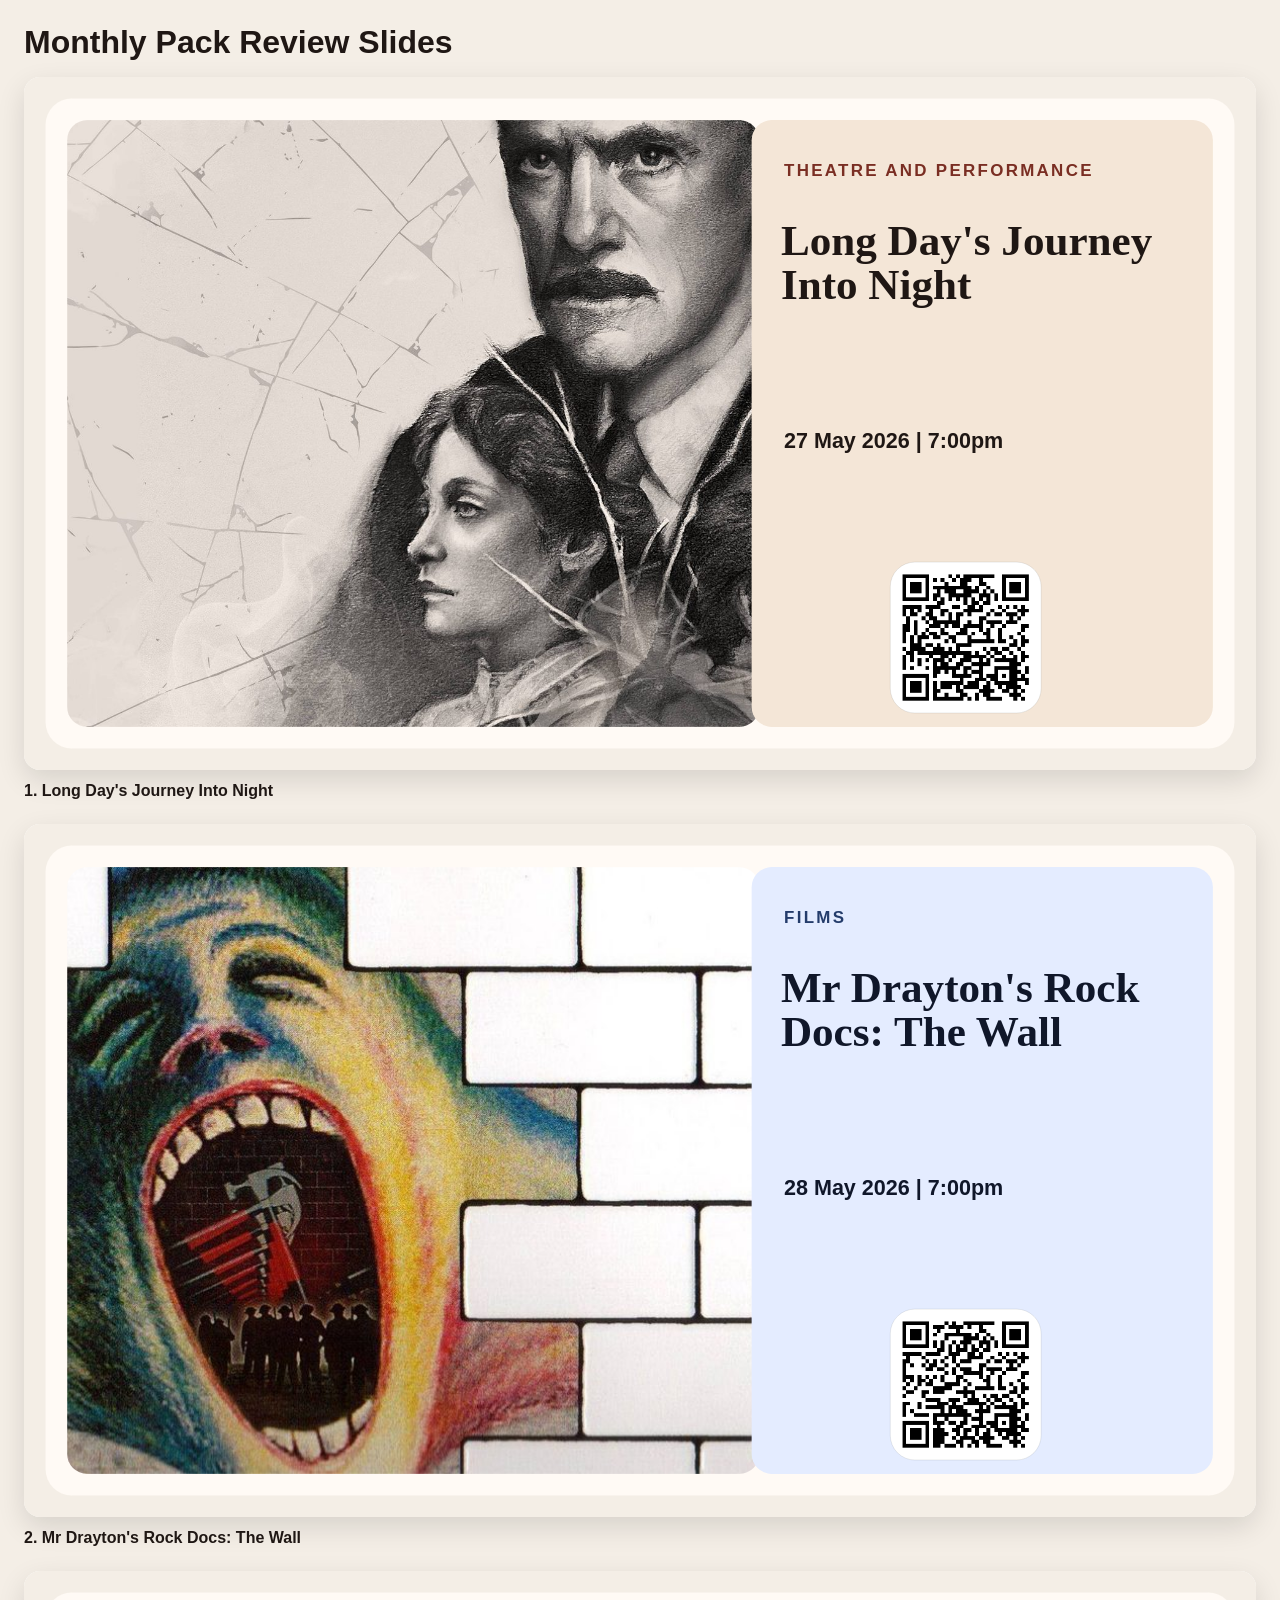
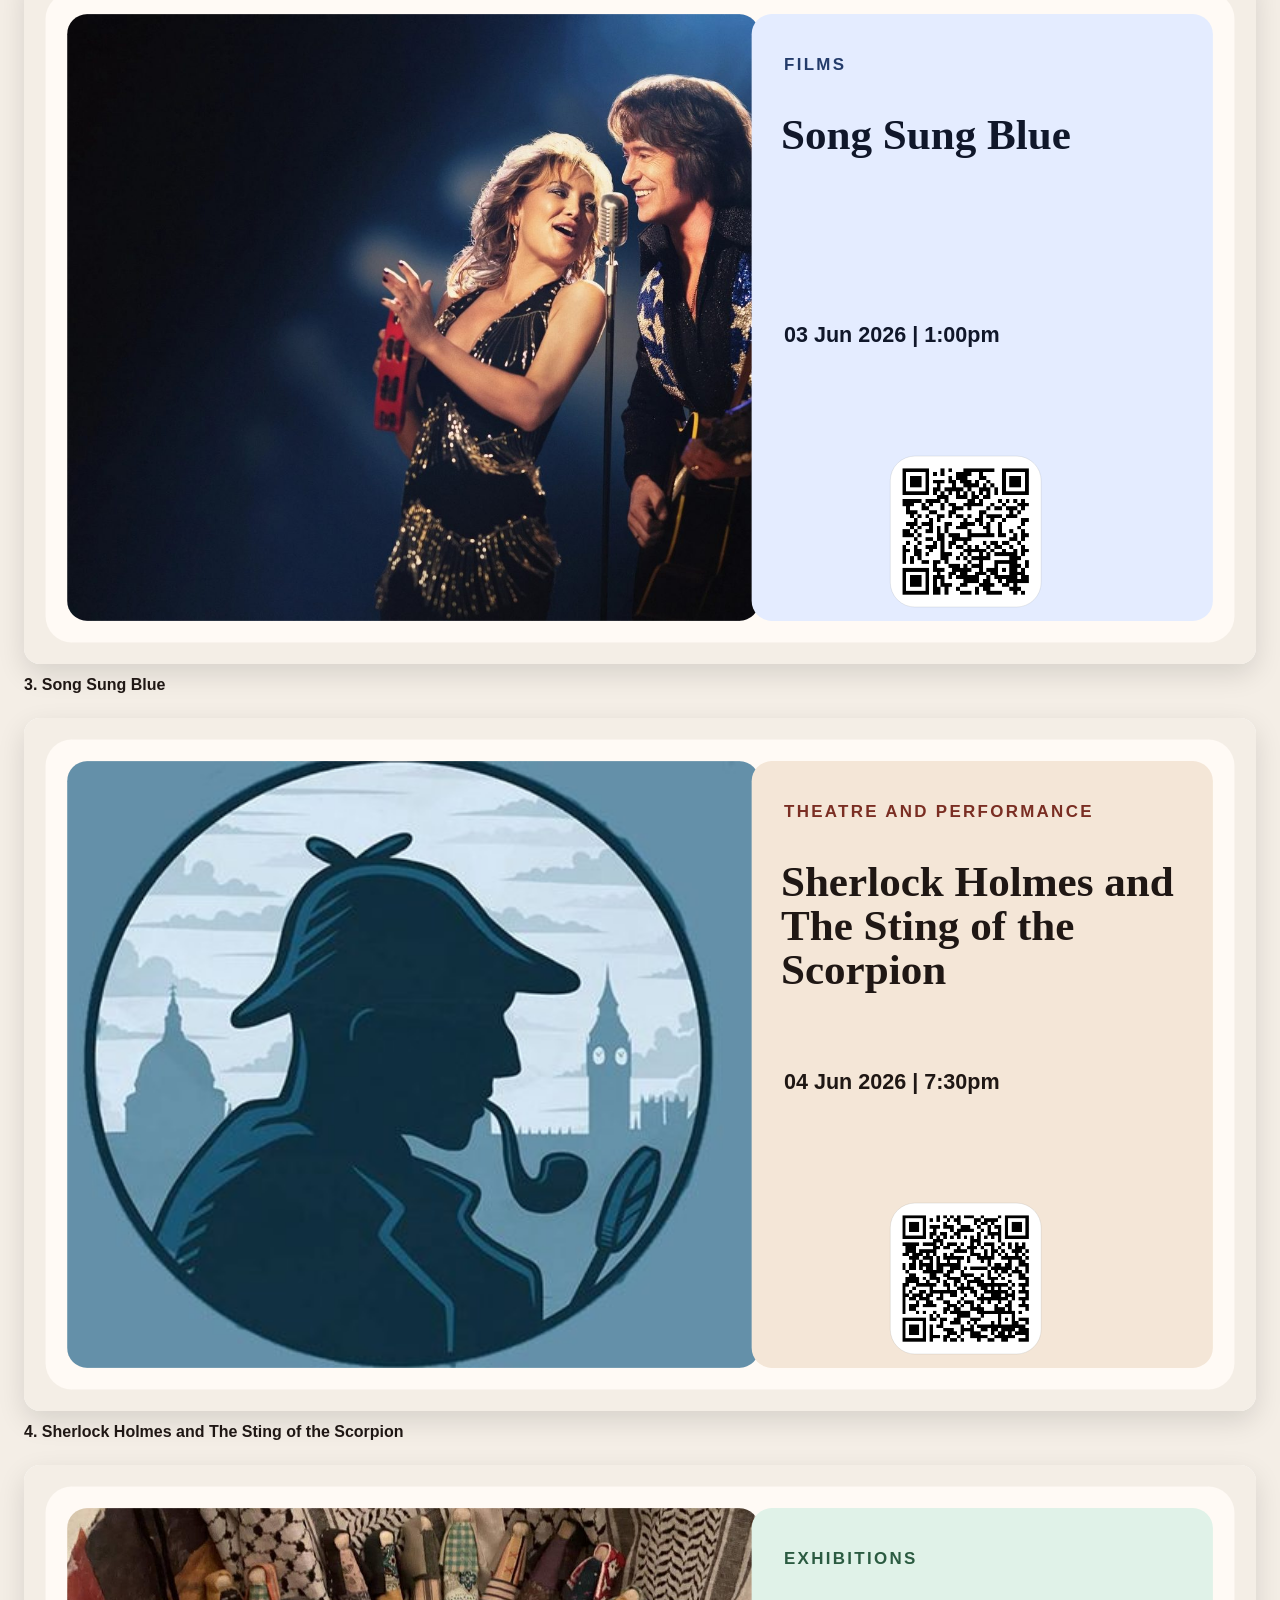
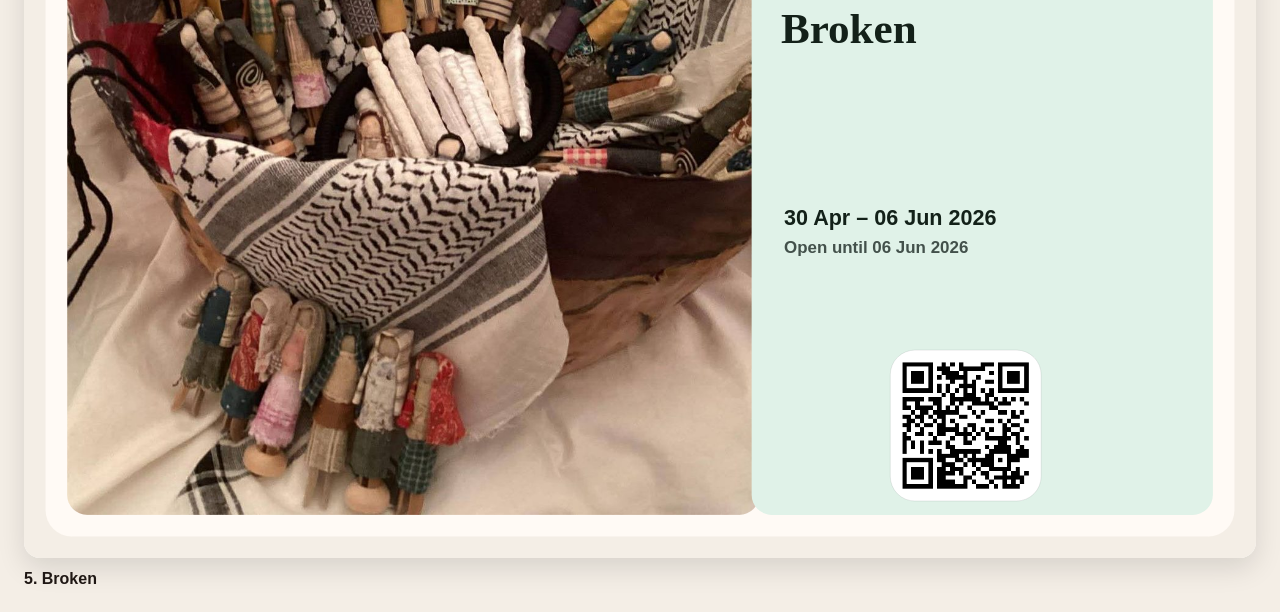
<file: output/mockups/monthly-pack-review/index.html>
<!doctype html>
<html lang="en">
<head>
  <meta charset="utf-8">
  <title>Monthly Pack Review</title>
  <style>
    body { font-family: Arial, sans-serif; margin: 24px; background: #f4eee6; color: #1f1714; }
    h1 { margin: 0 0 16px; }
    .grid { display: grid; gap: 24px; }
    figure { margin: 0; }
    img { width: 100%; border-radius: 16px; box-shadow: 0 10px 28px rgba(0,0,0,0.12); background: white; }
    figcaption { margin-top: 8px; font-weight: 700; }
  </style>
</head>
<body>
  <h1>Monthly Pack Review Slides</h1>
  <div class="grid"><figure><img src="01-long-day-s-journey-into-night.svg" alt="Long Day&#x27;s Journey Into Night"><figcaption>1. Long Day&#x27;s Journey Into Night</figcaption></figure><figure><img src="02-mr-drayton-s-rock-docs-the-wall.svg" alt="Mr Drayton&#x27;s Rock Docs: The Wall"><figcaption>2. Mr Drayton&#x27;s Rock Docs: The Wall</figcaption></figure><figure><img src="03-song-sung-blue.svg" alt="Song Sung Blue"><figcaption>3. Song Sung Blue</figcaption></figure><figure><img src="04-sherlock-holmes-and-the-sting-of-the-scorpion.svg" alt="Sherlock Holmes and The Sting of the Scorpion"><figcaption>4. Sherlock Holmes and The Sting of the Scorpion</figcaption></figure><figure><img src="05-broken.svg" alt="Broken"><figcaption>5. Broken</figcaption></figure></div>
</body>
</html>
</file>
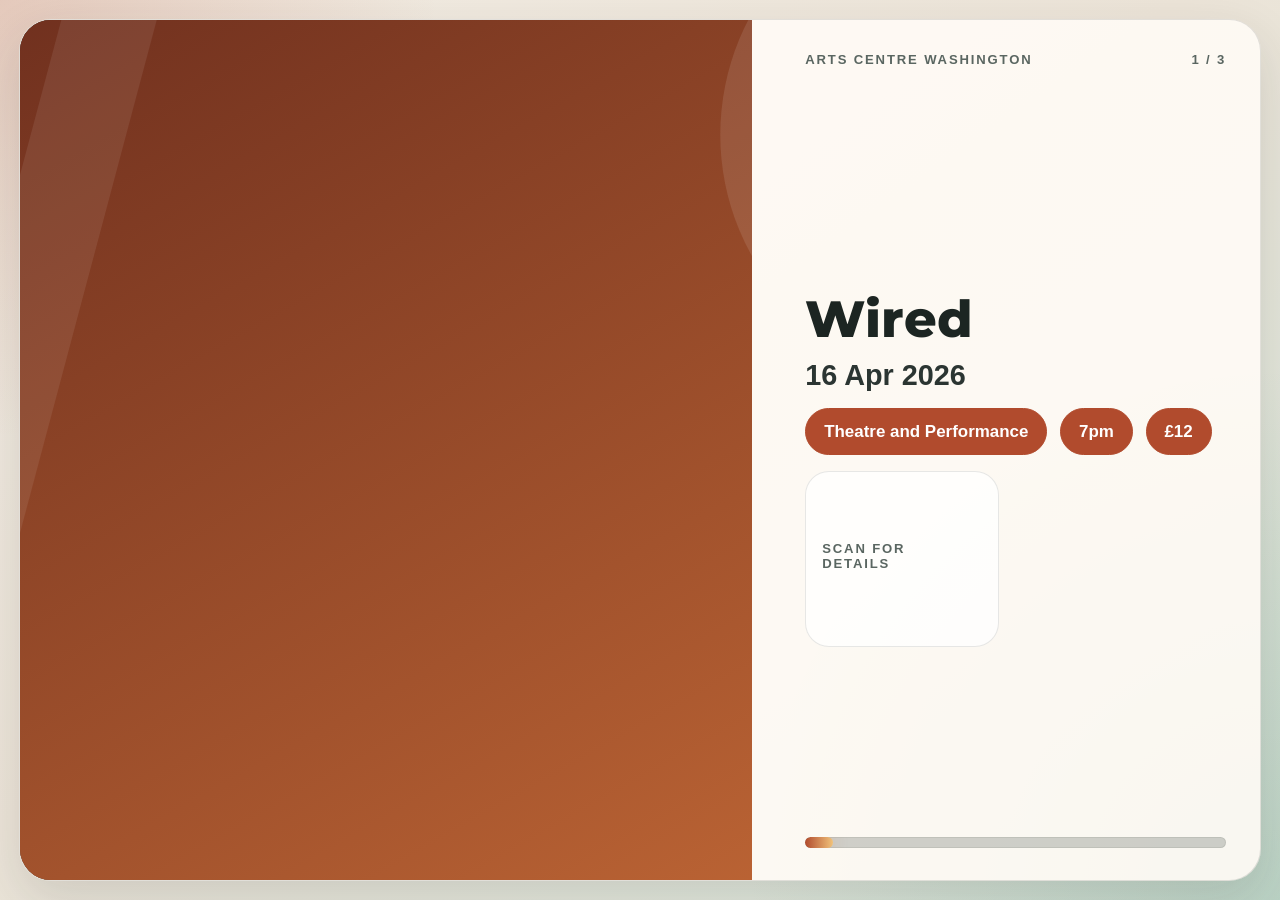
<file: public/test-output.html>
<!doctype html>
<html lang="en">
<head>
  <meta charset="utf-8">
  <meta name="viewport" content="width=device-width, initial-scale=1">
  <title>ACW Screen Test Output</title>
  <link rel="stylesheet" href="./styles.css">
</head>
<body class="fullscreen-body" data-display-mode="preview">
  <div id="keepAlivePulse" hidden aria-hidden="true"></div>
  <video
    id="keepAliveVideo"
    autoplay
    muted
    loop
    playsinline
    preload="auto"
    aria-hidden="true"
    style="position:fixed;left:0;top:0;width:1px;height:1px;opacity:0.01;pointer-events:none;z-index:-1;"
  ></video>
  <main class="fullscreen-screen">
    <section class="fullscreen-stage">
      <div class="fullscreen-media">
        <video
          id="slideVideo"
          class="fullscreen-video"
          hidden
          playsinline
          preload="auto"
        ></video>
        <img id="slideImage" class="fullscreen-image" alt="" hidden>
        <div id="slidePoster" class="fullscreen-poster"></div>
        <div id="slideCategory" class="fullscreen-category"></div>
      </div>

      <div class="fullscreen-content">
        <div class="fullscreen-topline">
          <span class="fullscreen-venue">Arts Centre Washington</span>
          <span id="slideCounter" class="fullscreen-counter">1 / 1</span>
        </div>

        <div class="fullscreen-copy">
          <div id="slideAvailability" class="fullscreen-availability" hidden></div>
          <h1 id="slideTitle" class="fullscreen-title">Loading events</h1>
          <p id="slideDate" class="fullscreen-date">Please wait while the display loads.</p>
          <p id="slideDateNote" class="fullscreen-date-note" hidden></p>
          <div id="slideDetails" class="fullscreen-details"></div>
          <div id="slideQrPanel" class="fullscreen-qr-panel" data-qr-status="hidden" hidden>
            <img id="slideQrImage" class="fullscreen-qr-image" alt="" hidden>
            <div class="fullscreen-qr-copy">
              <strong class="fullscreen-label">Scan for details</strong>
              <a
                id="slideQrLink"
                class="fullscreen-qr-link"
                href="#"
                target="_blank"
                rel="noreferrer"
              ></a>
            </div>
          </div>
        </div>

        <div id="slideProgress" class="fullscreen-progress" aria-hidden="true">
          <div id="slideProgressBar" class="fullscreen-progress-bar"></div>
        </div>
      </div>
    </section>
  </main>

  <script src="./display-options.js"></script>
  <script type="module" src="./fullscreen.js?v=20261006c"></script>
</body>
</html>
</file>
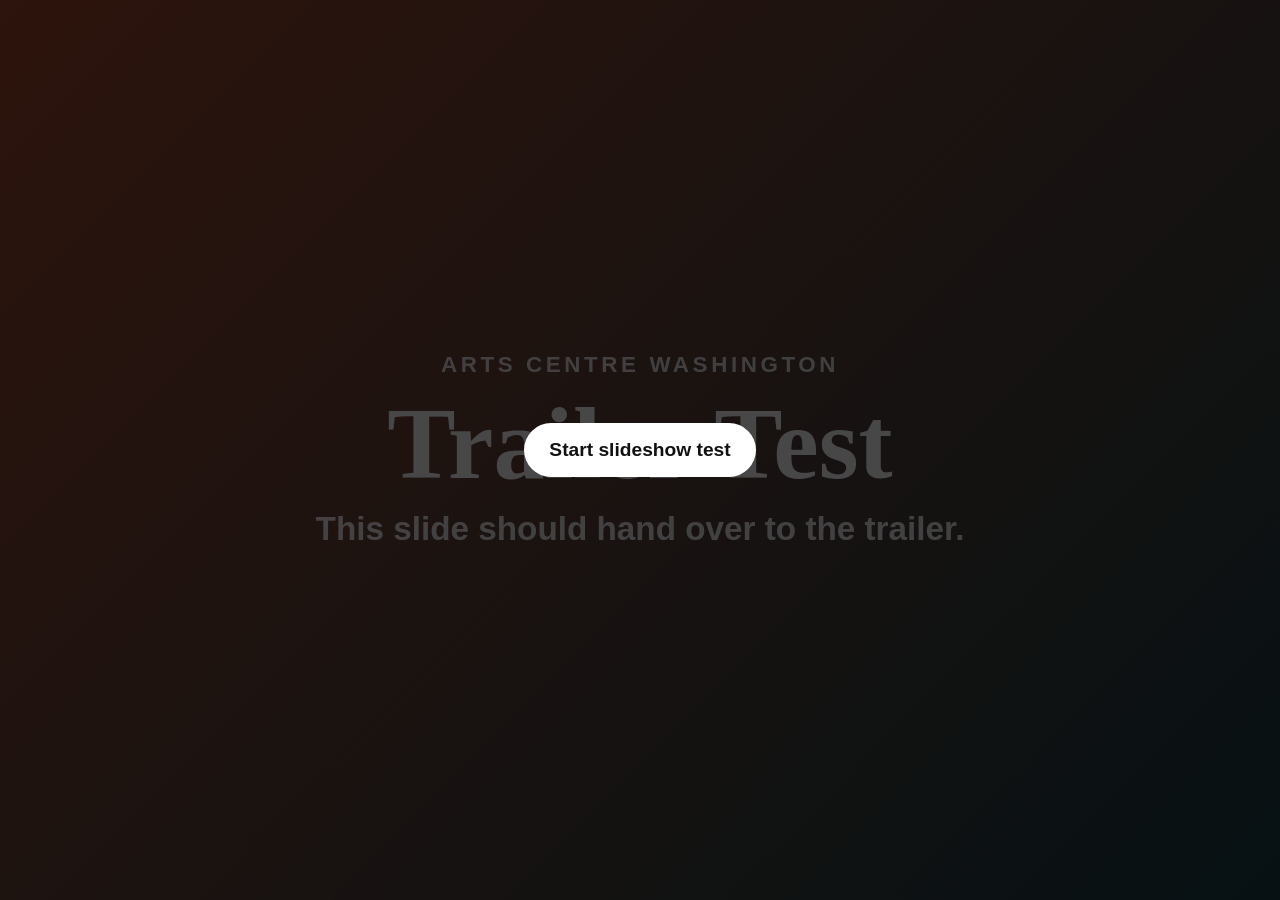
<file: public/trailer-flow-preview.html>
<!doctype html>
<html lang="en">
<head>
  <meta charset="utf-8">
  <meta name="viewport" content="width=device-width, initial-scale=1">
  <title>Trailer Flow Preview</title>
  <style>
    * {
      box-sizing: border-box;
    }

    html,
    body {
      margin: 0;
      width: 100%;
      height: 100%;
      background: #000;
      color: #fff;
      overflow: hidden;
      font-family: "Trebuchet MS", "Segoe UI", sans-serif;
    }

    .stage {
      position: relative;
      width: 100vw;
      height: 100vh;
      background: #000;
    }

    .preview-slide,
    video,
    .start-overlay {
      position: absolute;
      inset: 0;
    }

    .preview-slide {
      display: grid;
      place-items: center;
      padding: 6vw;
      background:
        linear-gradient(135deg, rgba(177, 75, 45, 0.9), rgba(24, 64, 75, 0.92)),
        #1c2522;
    }

    .preview-slide[hidden],
    video[hidden],
    .start-overlay[hidden] {
      display: none;
    }

    .slide-copy {
      display: grid;
      gap: 1.2rem;
      max-width: 70rem;
      text-align: center;
    }

    .eyebrow {
      margin: 0;
      text-transform: uppercase;
      letter-spacing: 0.16em;
      font-size: clamp(1rem, 1.8vw, 1.4rem);
      font-weight: 800;
      opacity: 0.86;
    }

    h1 {
      margin: 0;
      font-size: clamp(4rem, 8vw, 9rem);
      line-height: 0.92;
      font-family: Georgia, "Times New Roman", serif;
    }

    .detail {
      margin: 0;
      font-size: clamp(1.4rem, 2.6vw, 2.8rem);
      font-weight: 700;
      opacity: 0.9;
    }

    video {
      display: block;
      width: 100vw;
      height: 100vh;
      background: #000;
      object-fit: contain;
    }

    .start-overlay {
      display: grid;
      place-items: center;
      background: rgba(0, 0, 0, 0.72);
      z-index: 3;
    }

    button {
      border: 0;
      border-radius: 999px;
      padding: 1rem 1.6rem;
      background: #fff;
      color: #111;
      font: inherit;
      font-size: 1.2rem;
      font-weight: 800;
      cursor: pointer;
    }
  </style>
</head>
<body>
  <main class="stage" aria-label="Trailer flow preview">
    <section id="previewSlide" class="preview-slide" aria-label="Preview slide">
      <div class="slide-copy">
        <p class="eyebrow">Arts Centre Washington</p>
        <h1>Trailer Test</h1>
        <p class="detail">This slide should hand over to the trailer.</p>
      </div>
    </section>

    <video
      id="previewVideo"
      src="cache/videos/trailer.mp4?v=pi3-720p-20261021"
      controls
      playsinline
      preload="auto"
      hidden
    ></video>

    <div id="startOverlay" class="start-overlay">
      <button id="startButton" type="button">Start slideshow test</button>
    </div>
  </main>

  <script>
    const slideDurationMs = 4000;
    const previewSlide = document.querySelector("#previewSlide");
    const previewVideo = document.querySelector("#previewVideo");
    const startOverlay = document.querySelector("#startOverlay");
    const startButton = document.querySelector("#startButton");
    let slideTimer = null;

    function showSlide() {
      clearTimeout(slideTimer);
      previewVideo.pause();
      previewVideo.hidden = true;
      previewSlide.hidden = false;
      slideTimer = setTimeout(showVideo, slideDurationMs);
    }

    function showVideo() {
      clearTimeout(slideTimer);
      previewSlide.hidden = true;
      previewVideo.hidden = false;
      previewVideo.muted = false;
      previewVideo.volume = 1;
      previewVideo.currentTime = 0;
      previewVideo.play().catch(() => {
        previewVideo.controls = true;
      });
    }

    function startPreview() {
      startOverlay.hidden = true;
      showSlide();
    }

    previewVideo.addEventListener("ended", showSlide);
    startButton.addEventListener("click", startPreview);
  </script>
</body>
</html>
</file>
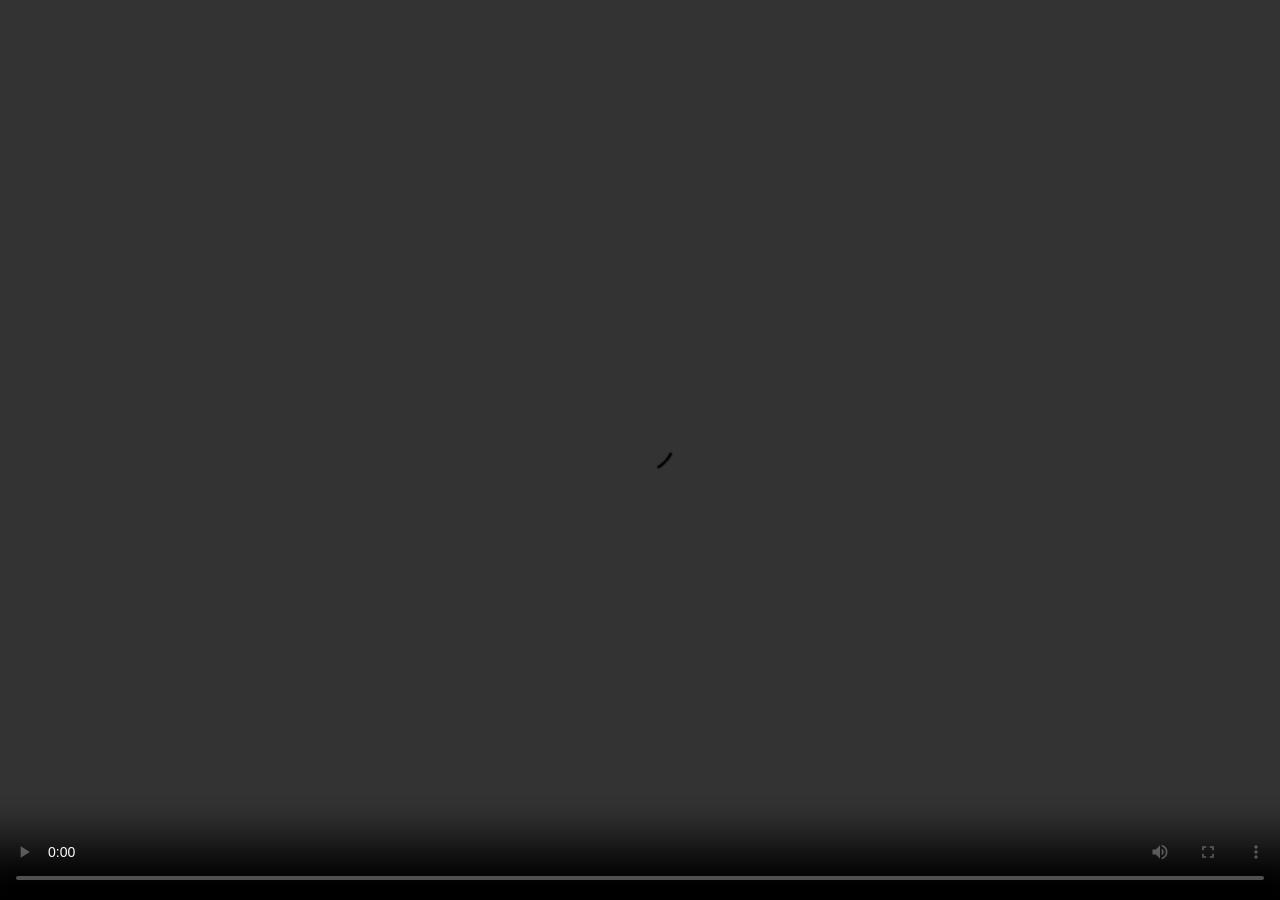
<file: public/trailer-preview.html>
<!doctype html>
<html lang="en">
<head>
  <meta charset="utf-8">
  <meta name="viewport" content="width=device-width, initial-scale=1">
  <title>Trailer Preview</title>
  <style>
    * {
      box-sizing: border-box;
    }

    html,
    body {
      margin: 0;
      width: 100%;
      height: 100%;
      background: #000;
      overflow: hidden;
    }

    video {
      display: block;
      width: 100vw;
      height: 100vh;
      background: #000;
      object-fit: contain;
    }
  </style>
</head>
<body>
  <video
    src="cache/videos/trailer.mp4?v=pi3-720p-20261021"
    autoplay
    controls
    playsinline
    preload="auto"
  ></video>
</body>
</html>
</file>
<file: public/styles.css>
@import url("https://fonts.googleapis.com/css2?family=Montserrat:wght@600;700;800&display=swap");

:root {
  --bg: #f3ede4;
  --bg-accent: #d7e7dc;
  --ink: #1c2522;
  --muted: #5a6661;
  --panel: rgba(255, 250, 243, 0.84);
  --panel-strong: rgba(255, 251, 246, 0.95);
  --line: rgba(28, 37, 34, 0.12);
  --brand: #b14b2d;
  --brand-deep: #722614;
  --shadow: 0 18px 50px rgba(41, 45, 41, 0.14);
  --poster-base: linear-gradient(135deg, #31463f, #1d2523);
  --poster-pattern: radial-gradient(circle at top left, rgba(255, 255, 255, 0.22), transparent 28%), linear-gradient(115deg, transparent 0 40%, rgba(255, 255, 255, 0.08) 40% 44%, transparent 44% 100%);
}

* {
  box-sizing: border-box;
}

html,
body {
  margin: 0;
  min-height: 100%;
  font-family: "Trebuchet MS", "Segoe UI", sans-serif;
  color: var(--ink);
  background:
    radial-gradient(circle at top left, rgba(177, 75, 45, 0.22), transparent 28%),
    radial-gradient(circle at bottom right, rgba(72, 126, 101, 0.2), transparent 34%),
    linear-gradient(145deg, var(--bg), #ece4d8 46%, var(--bg-accent));
}

body {
  min-width: 100vw;
  min-height: 100vh;
}

.screen {
  width: 100vw;
  height: 100vh;
  min-height: 100vh;
  padding: 0.9rem;
  display: grid;
  grid-template-rows: auto auto 1fr;
  gap: 0.55rem;
  overflow: hidden;
}

.hero,
.controls,
.board {
  background: var(--panel);
  backdrop-filter: blur(14px);
  border: 1px solid var(--line);
  border-radius: 28px;
  box-shadow: var(--shadow);
}

.hero {
  padding: 0.85rem 1.1rem;
  display: grid;
  grid-template-columns: 1.7fr 1fr;
  gap: 0.75rem;
  align-items: end;
  position: relative;
  overflow: hidden;
}

.hero::after {
  content: "";
  position: absolute;
  inset: auto -4rem -5rem auto;
  width: 18rem;
  height: 18rem;
  border-radius: 50%;
  background: radial-gradient(circle, rgba(177, 75, 45, 0.18), transparent 68%);
  pointer-events: none;
}

.eyebrow {
  margin: 0 0 0.3rem;
  text-transform: uppercase;
  letter-spacing: 0.18em;
  font-size: 0.72rem;
  font-weight: 700;
  color: var(--brand-deep);
}

h1 {
  margin: 0;
  font-size: clamp(1.7rem, 2.7vw, 2.8rem);
  line-height: 0.95;
  font-family: Georgia, "Times New Roman", serif;
}

.subcopy {
  margin: 0.3rem 0 0;
  max-width: 48rem;
  font-size: 0.9rem;
  color: var(--muted);
}

.status-panel {
  display: grid;
  grid-template-columns: repeat(3, minmax(0, 1fr));
  gap: 0.55rem;
}

.status-panel > div,
.controls {
  background: var(--panel-strong);
  border-radius: 20px;
  border: 1px solid var(--line);
}

.status-panel > div {
  padding: 0.6rem 0.7rem;
  box-shadow: inset 0 1px 0 rgba(255, 255, 255, 0.7);
}

.status-label {
  display: block;
  font-size: 0.7rem;
  text-transform: uppercase;
  letter-spacing: 0.14em;
  color: var(--muted);
  margin-bottom: 0.2rem;
}

.controls {
  padding: 0.6rem 0.8rem;
  display: flex;
  align-items: center;
  gap: 0.55rem;
  flex-wrap: wrap;
}

.toggle {
  display: inline-flex;
  align-items: center;
  gap: 0.55rem;
  font-size: 0.92rem;
}

button {
  border: 0;
  border-radius: 999px;
  background: linear-gradient(135deg, var(--brand), var(--brand-deep));
  color: white;
  padding: 0.68rem 1rem;
  font: inherit;
  cursor: pointer;
}

.button-link {
  display: inline-flex;
  align-items: center;
  justify-content: center;
  border-radius: 999px;
  background: rgba(28, 37, 34, 0.08);
  color: var(--ink);
  padding: 0.68rem 1rem;
  text-decoration: none;
  border: 1px solid var(--line);
}

.theme-picker {
  display: inline-flex;
  align-items: center;
  gap: 0.8rem;
  flex-wrap: wrap;
}

.view-picker {
  display: inline-flex;
  align-items: center;
  gap: 0.55rem;
  flex-wrap: wrap;
}

.hosted-links {
  display: inline-flex;
  flex-direction: column;
  gap: 0.1rem;
  min-width: min(30rem, 100%);
}

.hosted-links-label {
  font-size: 0.68rem;
  text-transform: uppercase;
  letter-spacing: 0.12em;
  color: var(--muted);
}

.hosted-link {
  color: var(--brand-deep);
  text-decoration: none;
  font-size: 0.84rem;
  overflow-wrap: anywhere;
}

.theme-picker-label {
  font-size: 0.82rem;
  color: var(--muted);
}

.view-picker-label {
  font-size: 0.82rem;
  color: var(--muted);
}

.theme-options {
  display: flex;
  gap: 0.55rem;
  flex-wrap: wrap;
}

.view-mode-options {
  display: inline-flex;
  padding: 0.18rem;
  border-radius: 999px;
  border: 1px solid var(--line);
  background: rgba(255, 255, 255, 0.72);
}

.theme-option {
  display: inline-flex;
  align-items: center;
  gap: 0.55rem;
  padding: 0.45rem 0.75rem;
  border-radius: 999px;
  border: 1px solid var(--line);
  background: rgba(255, 255, 255, 0.7);
  color: var(--ink);
  cursor: pointer;
}

.view-mode-option {
  border: 0;
  border-radius: 999px;
  background: transparent;
  color: var(--muted);
  padding: 0.45rem 0.8rem;
  font: inherit;
  cursor: pointer;
}

.theme-option[aria-pressed="true"] {
  border-color: var(--brand);
  box-shadow: inset 0 0 0 1px rgba(177, 75, 45, 0.18);
}

.view-mode-option[aria-pressed="true"] {
  background: linear-gradient(135deg, var(--brand), var(--brand-deep));
  color: white;
}

.theme-option-swatch {
  width: 1.2rem;
  height: 1.2rem;
  border-radius: 999px;
  background: linear-gradient(135deg, var(--theme-a), var(--theme-b));
}

.hint,
code {
  color: var(--muted);
}

.hint {
  font-size: 0.84rem;
}

.board {
  min-height: 0;
  padding: 0.65rem 0.65rem 0.8rem;
  display: grid;
  grid-template-rows: auto auto 1fr;
  gap: 0.5rem;
}

.page-meta {
  display: flex;
  justify-content: space-between;
  align-items: center;
  gap: 1rem;
  color: var(--muted);
  padding: 0 0.2rem;
  font-size: 0.84rem;
}

.events-grid {
  min-height: 0;
  display: grid;
  grid-template-columns: repeat(auto-fit, minmax(280px, 1fr));
  align-content: start;
  overflow-y: auto;
  gap: 1rem;
}

.event-list-header {
  display: none;
}

.event-list-header:not([hidden]) {
  display: grid;
  grid-template-columns: minmax(15rem, 2fr) minmax(10rem, 1.25fr) minmax(12rem, 1.5fr) minmax(8rem, 0.9fr) 5.5rem;
  gap: 1rem;
  padding: 0.55rem 1rem;
  border-block: 1px solid var(--line);
  color: var(--muted);
  font-size: 0.68rem;
  font-weight: 700;
  letter-spacing: 0.1em;
  text-transform: uppercase;
}

.event-list-action {
  text-align: right;
}

.events-grid[data-view="list"] {
  grid-template-columns: 1fr;
  gap: 0.5rem;
}

.event-card,
.empty-state {
  min-height: 0;
  background: var(--panel-strong);
  border: 1px solid var(--line);
  border-radius: 24px;
  overflow: hidden;
}

.event-card {
  min-height: 28rem;
  display: flex;
  flex-direction: column;
  border-radius: 8px;
  box-shadow: 0 10px 26px rgba(27, 31, 28, 0.08);
}

.events-grid[data-view="list"] .event-card {
  min-height: 4rem;
  display: block;
  border-radius: 6px;
  box-shadow: none;
}

.event-card.no-image {
  display: block;
}

.event-image-wrap {
  position: relative;
  flex: 0 0 auto;
  aspect-ratio: 16 / 10;
  min-height: 0;
  overflow: hidden;
  background: linear-gradient(145deg, rgba(163, 63, 36, 0.18), rgba(72, 126, 101, 0.18));
}

.events-grid[data-view="list"] .event-image-wrap {
  display: none;
}

.event-image {
  position: absolute;
  inset: 0;
  width: 100%;
  height: 100%;
  object-fit: cover;
  display: block;
  z-index: 1;
}

.event-image[hidden],
.event-poster[hidden] {
  display: none;
}

.event-poster {
  position: relative;
  width: 100%;
  height: 100%;
  padding: 1rem;
  display: flex;
  align-items: flex-end;
  background: var(--poster-pattern), var(--poster-base);
  color: white;
  z-index: 0;
}

.event-poster::after {
  content: "";
  position: absolute;
  inset: 0;
  background: linear-gradient(180deg, rgba(0, 0, 0, 0.06), rgba(0, 0, 0, 0.38));
}

.event-poster > * {
  position: relative;
  z-index: 1;
}

.event-poster-copy {
  display: grid;
  gap: 0.35rem;
  width: 100%;
}

.event-kicker {
  font-size: 0.72rem;
  letter-spacing: 0.16em;
  text-transform: uppercase;
  opacity: 0.82;
}

.event-poster-title {
  margin: 0;
  font-family: Georgia, "Times New Roman", serif;
  font-size: 1.7rem;
  line-height: 0.92;
  max-width: 9ch;
}

.event-poster-meta {
  font-size: 0.84rem;
  opacity: 0.9;
}

.poster-theatre {
  --poster-base: linear-gradient(135deg, #64281b, #c66b37);
}

.poster-music {
  --poster-base: linear-gradient(135deg, #18404b, #2f8f98);
}

.poster-comedy {
  --poster-base: linear-gradient(135deg, #6c2440, #d35f59);
}

.poster-film {
  --poster-base: linear-gradient(135deg, #1f2840, #5369a8);
}

.poster-exhibition {
  --poster-base: linear-gradient(135deg, #34553d, #8cb36d);
}

.poster-special {
  --poster-base: linear-gradient(135deg, #5b3317, #d2a14c);
}

.poster-talks {
  --poster-base: linear-gradient(135deg, #4a312e, #b98267);
}

.poster-workshop {
  --poster-base: linear-gradient(135deg, #335042, #78a88c);
}

.poster-generic {
  --poster-base: linear-gradient(135deg, #31463f, #1d2523);
}

.event-category {
  position: absolute;
  left: 0.9rem;
  bottom: 0.9rem;
  padding: 0.45rem 0.7rem;
  border-radius: 999px;
  background: #b14b2d;
  color: white;
  font-size: 0.82rem;
  z-index: 2;
}

.event-body {
  flex: 1;
  padding: 1rem 1rem 1.15rem;
  display: grid;
  gap: 0.55rem;
  align-content: start;
}

.events-grid[data-view="card"] .event-body {
  grid-template-rows: auto auto auto auto 1fr;
}

.events-grid[data-view="card"] .event-link {
  align-self: end;
}

.events-grid[data-view="list"] .event-body {
  grid-template-columns: minmax(15rem, 2fr) minmax(10rem, 1.25fr) minmax(12rem, 1.5fr) minmax(8rem, 0.9fr) 5.5rem;
  align-items: center;
  gap: 1rem;
  padding: 0.72rem 1rem;
}

.event-name {
  min-width: 0;
}

.event-category-inline {
  display: none;
  margin-top: 0.22rem;
  color: var(--muted);
  font-size: 0.76rem;
}

.events-grid[data-view="list"] .event-category-inline {
  display: block;
}

.event-progress {
  width: 100%;
  height: 0.32rem;
  margin-top: 0.3rem;
  border-radius: 999px;
  background: rgba(28, 37, 34, 0.12);
  overflow: hidden;
}

.event-progress-bar {
  height: 100%;
  border-radius: inherit;
  background: linear-gradient(90deg, var(--brand), #f0cfbb);
}

.event-status {
  min-height: 1.2rem;
  color: var(--brand-deep);
  font-size: 0.76rem;
  text-transform: uppercase;
  letter-spacing: 0.12em;
  font-weight: 700;
}

.event-status.is-muted {
  color: var(--muted);
}

.event-title {
  margin: 0;
  font-size: 1.42rem;
  line-height: 1.05;
  font-family: Georgia, "Times New Roman", serif;
}

.events-grid[data-view="list"] .event-title {
  overflow: hidden;
  font-family: "Trebuchet MS", "Segoe UI", sans-serif;
  font-size: 0.98rem;
  line-height: 1.25;
  text-overflow: ellipsis;
  white-space: nowrap;
}

.event-date,
.event-meta {
  margin: 0;
  color: var(--muted);
}

.event-date {
  font-weight: 700;
  color: #2b3532;
}

.event-link {
  margin-top: 0.2rem;
  color: var(--brand-deep);
  text-decoration-thickness: 0.08em;
  text-underline-offset: 0.16em;
}

.events-grid[data-view="list"] .event-link {
  justify-self: end;
  margin-top: 0;
  white-space: nowrap;
}

.empty-state {
  display: grid;
  place-items: center;
  padding: 2rem;
  font-size: 1.1rem;
  color: var(--muted);
}

.preview-body .controls {
  justify-content: space-between;
}

.preview-body .hint strong {
  color: var(--brand-deep);
}

@media (max-width: 1100px) {
  .screen {
    aspect-ratio: auto;
    padding: 1rem;
  }

  .hero {
    grid-template-columns: 1fr;
  }

  .status-panel,
  .events-grid {
    grid-template-columns: repeat(2, minmax(0, 1fr));
  }
}

@media (max-width: 900px) {
  .event-list-header {
    display: none !important;
  }

  .events-grid[data-view="list"] .event-body {
    grid-template-columns: minmax(0, 1fr) auto;
    gap: 0.3rem 1rem;
  }

  .events-grid[data-view="list"] .event-card {
    min-height: 9.5rem;
  }

  .events-grid[data-view="list"] .event-name,
  .events-grid[data-view="list"] .event-meta {
    grid-column: 1;
  }

  .events-grid[data-view="list"] .event-date,
  .events-grid[data-view="list"] .event-status,
  .events-grid[data-view="list"] .event-link {
    grid-column: 2;
    justify-self: end;
    text-align: right;
  }

  .events-grid[data-view="list"] .event-name,
  .events-grid[data-view="list"] .event-date {
    grid-row: 1;
  }

  .events-grid[data-view="list"] .event-meta,
  .events-grid[data-view="list"] .event-status {
    grid-row: 2;
  }

  .events-grid[data-view="list"] .event-link {
    grid-row: 3;
  }
}

@media (max-width: 720px) {
  .screen {
    height: auto;
    overflow: visible;
  }

  .board {
    height: 36rem;
    min-height: 36rem;
  }

  .status-panel,
  .events-grid {
    grid-template-columns: 1fr;
  }
}

.fullscreen-body {
  --fs-bg:
    radial-gradient(circle at top left, rgba(177, 75, 45, 0.22), transparent 28%),
    radial-gradient(circle at bottom right, rgba(72, 126, 101, 0.2), transparent 34%),
    linear-gradient(145deg, var(--bg), #ece4d8 46%, var(--bg-accent));
  --fs-stage-bg: rgba(255, 251, 246, 0.9);
  --fs-stage-border: rgba(28, 37, 34, 0.12);
  --fs-pill-bg: #b14b2d;
  --fs-pill-border: #b14b2d;
  --fs-pill-ink: white;
  --fs-availability-limited-bg: #f4c542;
  --fs-availability-limited-ink: #4c3600;
  --fs-availability-sold-bg: #c63a2f;
  --fs-availability-sold-ink: #fff7f5;
  background: var(--fs-bg);
  margin: 0;
  min-height: 100vh;
  overflow: hidden;
}

.fullscreen-body[data-fullscreen-theme="midnight"] {
  --fs-bg: linear-gradient(145deg, #101827, #24314c 55%, #334d73);
  --fs-stage-bg: rgba(17, 26, 42, 0.92);
  --fs-stage-border: rgba(123, 154, 209, 0.18);
  --fs-pill-bg: #4c6ca5;
  --fs-pill-border: #4c6ca5;
  --fs-pill-ink: #f5f8ff;
}

.fullscreen-body[data-fullscreen-theme="evergreen"] {
  --fs-bg: linear-gradient(145deg, #102620, #1e4739 55%, #7ea07b);
  --fs-stage-bg: rgba(242, 248, 241, 0.92);
  --fs-stage-border: rgba(38, 71, 57, 0.16);
  --fs-pill-bg: #2c6a53;
  --fs-pill-border: #2c6a53;
  --fs-pill-ink: #f4fff7;
}

.fullscreen-body[data-fullscreen-theme="spotlight"] {
  --fs-bg: linear-gradient(145deg, #1b1918, #352d28 55%, #b8924f);
  --fs-stage-bg: rgba(252, 247, 237, 0.94);
  --fs-stage-border: rgba(89, 61, 26, 0.16);
  --fs-pill-bg: #8e6328;
  --fs-pill-border: #8e6328;
  --fs-pill-ink: #fff7e8;
}

.fullscreen-screen {
  min-height: 100vh;
  padding: 1.2rem;
}

.fullscreen-stage {
  min-height: calc(100vh - 2.4rem);
  display: grid;
  grid-template-columns: 1.35fr 0.9fr;
  gap: 1.2rem;
  background: var(--fs-stage-bg);
  border: 1px solid var(--fs-stage-border);
  border-radius: 32px;
  box-shadow: var(--shadow);
  overflow: hidden;
}

.fullscreen-media {
  position: relative;
  min-height: 0;
  background: linear-gradient(135deg, #31463f, #1d2523);
  overflow: hidden;
}

.fullscreen-poster,
.fullscreen-image,
.fullscreen-video {
  position: absolute;
  inset: 0;
  width: 100%;
  height: 100%;
}

.fullscreen-poster {
  background: linear-gradient(135deg, #31463f, #1d2523);
  z-index: 0;
}

.fullscreen-image {
  object-fit: cover;
  z-index: 1;
}

.fullscreen-video {
  object-fit: cover;
  z-index: 2;
  background: #000;
}

.fullscreen-body[data-slide-type="video"] {
  background: #000;
}

.fullscreen-body[data-slide-type="video"] .fullscreen-screen {
  padding: 0;
}

.fullscreen-body[data-slide-type="video"] .fullscreen-stage {
  min-height: 100vh;
  grid-template-columns: 1fr;
  gap: 0;
  background: #000;
  border: 0;
  border-radius: 0;
  box-shadow: none;
}

.fullscreen-body[data-slide-type="video"] .fullscreen-media {
  min-height: 100vh;
  background: #000;
}

.fullscreen-body[data-slide-type="video"] .fullscreen-video {
  object-fit: contain;
}

.fullscreen-body[data-slide-type="video"] .fullscreen-content {
  display: none;
}

.fullscreen-availability {
  display: inline-flex;
  width: fit-content;
  align-items: center;
  padding: 0.7rem 1rem;
  border-radius: 999px;
  font-size: 0.88rem;
  font-weight: 800;
  text-transform: uppercase;
  letter-spacing: 0.12em;
}

.fullscreen-availability.is-limited {
  background: var(--fs-availability-limited-bg);
  color: var(--fs-availability-limited-ink);
}

.fullscreen-availability.is-sold-out {
  background: var(--fs-availability-sold-bg);
  color: var(--fs-availability-sold-ink);
}

.fullscreen-category {
  display: none;
}

.fullscreen-content {
  padding: 2rem 2.1rem;
  display: grid;
  grid-template-rows: auto 1fr auto;
  gap: 1.8rem;
}

.fullscreen-topline {
  display: flex;
  justify-content: space-between;
  align-items: center;
  gap: 1rem;
}

.fullscreen-venue,
.fullscreen-counter,
.fullscreen-label {
  text-transform: uppercase;
  letter-spacing: 0.14em;
  color: var(--muted);
  font-size: 0.82rem;
  font-weight: 700;
}

.fullscreen-copy {
  display: grid;
  align-content: center;
  gap: 1rem;
  min-height: 0;
}

.fullscreen-progress {
  width: 100%;
  align-self: end;
  height: 0.7rem;
  border-radius: 999px;
  background: rgba(28, 37, 34, 0.2);
  box-shadow: inset 0 0 0 1px rgba(28, 37, 34, 0.08);
  overflow: hidden;
}

.fullscreen-progress-bar {
  width: 2%;
  height: 100%;
  border-radius: inherit;
  background: linear-gradient(90deg, var(--fs-pill-bg), #f1c27a);
  box-shadow: 0 0 18px rgba(177, 75, 45, 0.22);
}

.fullscreen-details {
  display: flex;
  gap: 0.8rem;
  flex-wrap: wrap;
}

.fullscreen-qr-panel {
  --fullscreen-qr-size: 9rem;
  display: grid;
  grid-template-columns: var(--fullscreen-qr-size) minmax(0, 1fr);
  gap: 1rem;
  align-items: center;
  width: fit-content;
  max-width: 100%;
  min-height: calc(var(--fullscreen-qr-size) + 2rem);
  padding: 1rem;
  border-radius: 24px;
  background: rgba(255, 255, 255, 0.72);
  border: 1px solid rgba(28, 37, 34, 0.1);
}

.fullscreen-qr-panel[data-qr-status="unavailable"] {
  background: rgba(255, 244, 232, 0.92);
  border-color: rgba(177, 75, 45, 0.24);
}

.fullscreen-qr-panel[data-qr-status="unavailable"] .fullscreen-label::after {
  content: " (QR unavailable on this screen)";
  color: var(--brand-deep);
}

.fullscreen-qr-image {
  width: var(--fullscreen-qr-size);
  height: var(--fullscreen-qr-size);
  padding: 0.45rem;
  border-radius: 18px;
  background: white;
  object-fit: contain;
  opacity: 0;
  transition: opacity 180ms ease;
}

.fullscreen-qr-panel[data-qr-status="ready"] .fullscreen-qr-image {
  opacity: 1;
}

.fullscreen-qr-copy {
  display: grid;
  gap: 0.45rem;
  min-width: 0;
}

.fullscreen-qr-link {
  color: var(--brand-deep);
  font-size: 0.95rem;
  line-height: 1.35;
  overflow-wrap: anywhere;
}

.fullscreen-detail-pill {
  display: inline-flex;
  align-items: center;
  padding: 0.78rem 1.12rem;
  border-radius: 999px;
  background: var(--fs-pill-bg);
  border: 1px solid var(--fs-pill-border);
  color: var(--fs-pill-ink);
  font-weight: 700;
  font-size: 1.06rem;
}

.fullscreen-title {
  margin: 0;
  font-family: "Montserrat", "Trebuchet MS", "Segoe UI", sans-serif;
  font-size: clamp(3rem, 4vw, 5rem);
  line-height: 0.95;
  font-weight: 800;
}

.fullscreen-date {
  margin: 0;
  font-size: 1.8rem;
  color: #2b3532;
  font-weight: 700;
}

.fullscreen-date-note {
  margin: -0.45rem 0 0;
  font-size: 1.1rem;
  color: rgba(43, 53, 50, 0.78);
  font-weight: 600;
}

@media (max-width: 1100px) {
  .fullscreen-stage {
    grid-template-columns: 1fr;
  }

  .fullscreen-media {
    min-height: 46vh;
  }

  .fullscreen-qr-panel {
    width: 100%;
  }
}

@media (max-width: 720px) {
  .fullscreen-qr-panel {
    --fullscreen-qr-size: 7.5rem;
    grid-template-columns: 1fr;
  }
}
</file>
